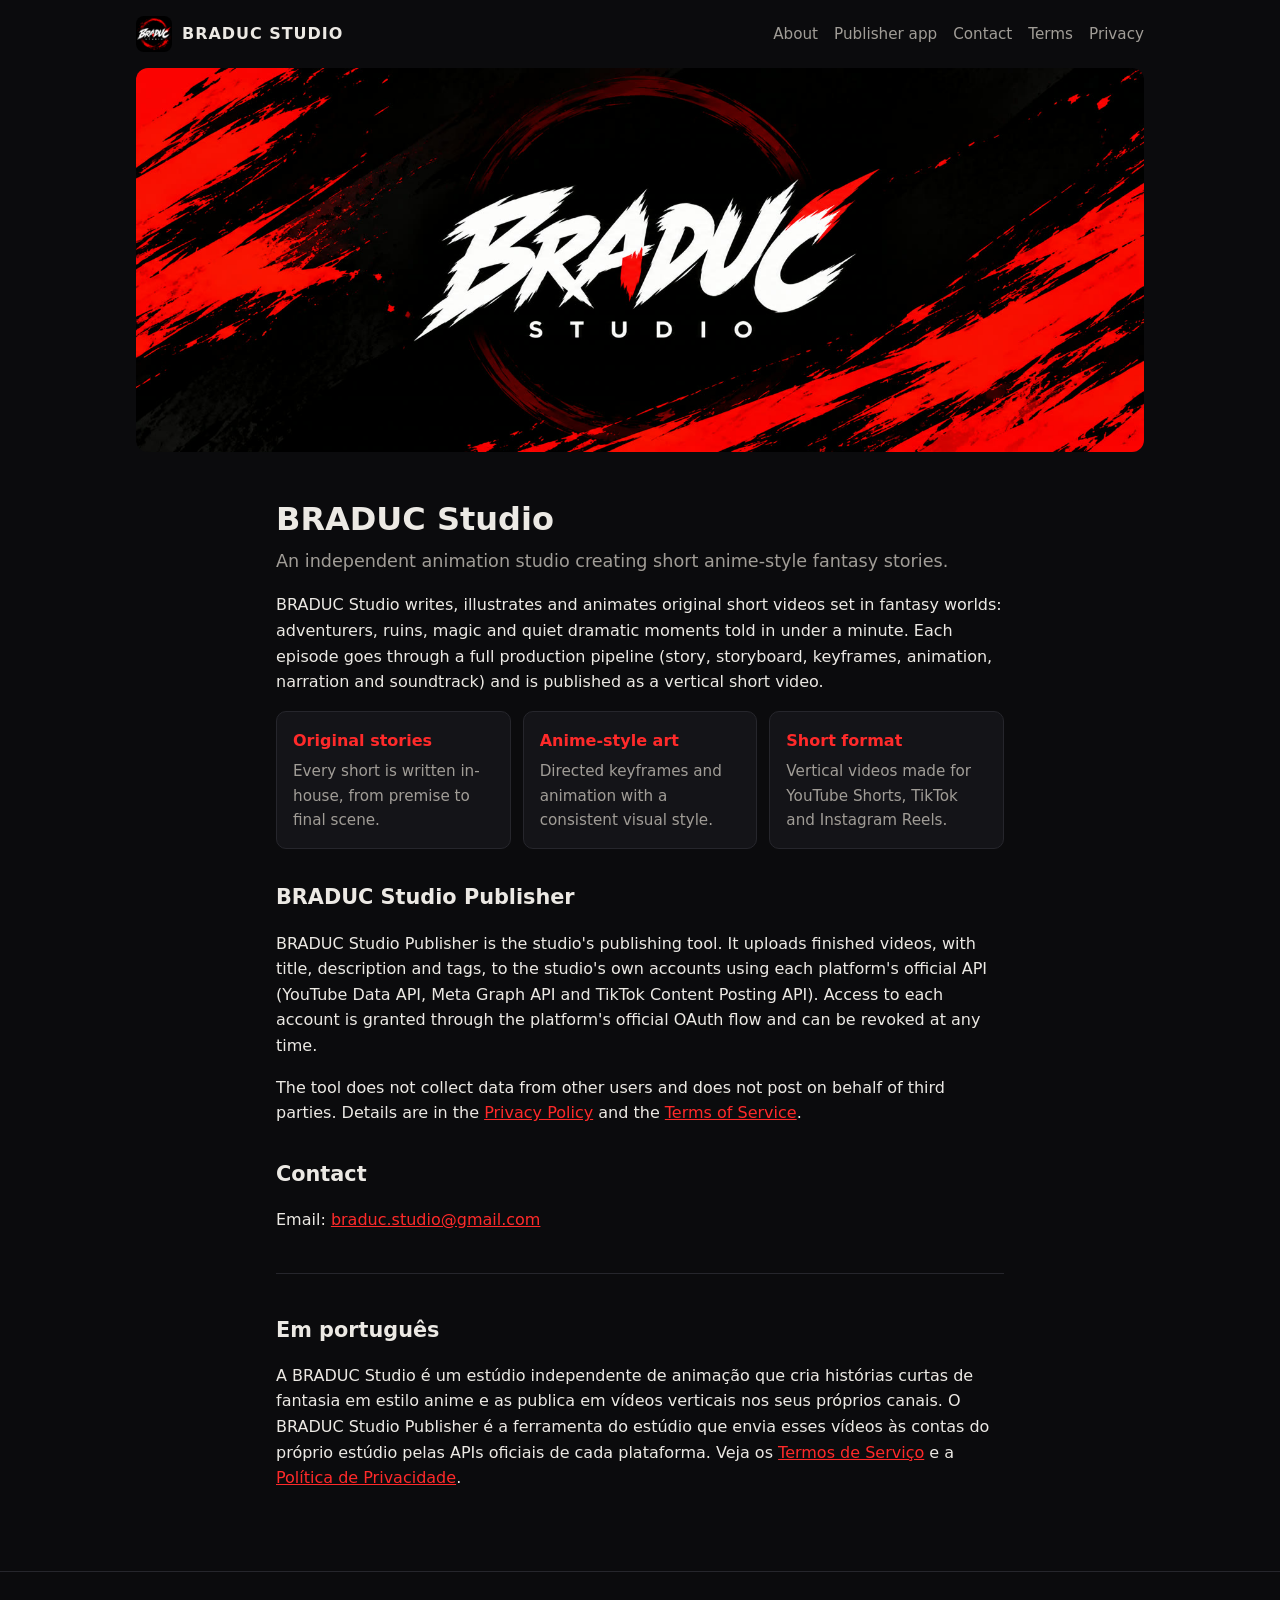
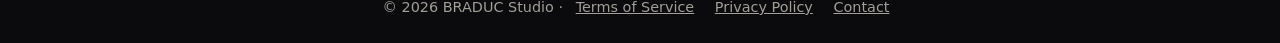
<file: index.html>
<!doctype html>
<html lang="en">
<head>
<meta charset="utf-8">
<meta name="viewport" content="width=device-width,initial-scale=1">
<title>BRADUC Studio — Animation Studio</title>
<meta name="description" content="BRADUC Studio produces short anime-style fantasy animations and publishes them on its own social media channels.">
<link rel="icon" href="favicon.ico" sizes="32x32">
<link rel="icon" type="image/png" href="assets/favicon-48.png" sizes="48x48">
<link rel="apple-touch-icon" href="assets/apple-touch-icon.png">
<link rel="stylesheet" href="assets/style.css">
</head>
<body>
<header class="top">
  <a class="brand" href="./"><img src="assets/apple-touch-icon.png" alt="BRADUC logo">BRADUC STUDIO</a>
  <nav>
    <a href="#about">About</a>
    <a href="#publisher">Publisher app</a>
    <a href="#contact">Contact</a>
    <a href="braduc-studio/terms.html">Terms</a>
    <a href="braduc-studio/privacy.html">Privacy</a>
  </nav>
</header>

<div class="hero">
  <img src="assets/banner.jpg" alt="BRADUC Studio logo over red brush strokes" width="1600" height="610">
</div>

<main>
  <h1 id="about">BRADUC Studio</h1>
  <p class="lead">An independent animation studio creating short anime-style fantasy stories.</p>
  <p>BRADUC Studio writes, illustrates and animates original short videos set in fantasy worlds: adventurers, ruins, magic and quiet dramatic moments told in under a minute. Each episode goes through a full production pipeline (story, storyboard, keyframes, animation, narration and soundtrack) and is published as a vertical short video.</p>

  <div class="cards">
    <div class="card"><h3>Original stories</h3><p>Every short is written in-house, from premise to final scene.</p></div>
    <div class="card"><h3>Anime-style art</h3><p>Directed keyframes and animation with a consistent visual style.</p></div>
    <div class="card"><h3>Short format</h3><p>Vertical videos made for YouTube Shorts, TikTok and Instagram Reels.</p></div>
  </div>

  <h2 id="publisher">BRADUC Studio Publisher</h2>
  <p>BRADUC Studio Publisher is the studio's publishing tool. It uploads finished videos, with title, description and tags, to the studio's own accounts using each platform's official API (YouTube Data API, Meta Graph API and TikTok Content Posting API). Access to each account is granted through the platform's official OAuth flow and can be revoked at any time.</p>
  <p>The tool does not collect data from other users and does not post on behalf of third parties. Details are in the <a href="braduc-studio/privacy.html">Privacy Policy</a> and the <a href="braduc-studio/terms.html">Terms of Service</a>.</p>

  <h2 id="contact">Contact</h2>
  <p>Email: <a href="mailto:braduc.studio@gmail.com">braduc.studio@gmail.com</a></p>

  <section class="lang" lang="pt-BR">
    <h2>Em português</h2>
    <p>A BRADUC Studio é um estúdio independente de animação que cria histórias curtas de fantasia em estilo anime e as publica em vídeos verticais nos seus próprios canais. O BRADUC Studio Publisher é a ferramenta do estúdio que envia esses vídeos às contas do próprio estúdio pelas APIs oficiais de cada plataforma. Veja os <a href="braduc-studio/terms.html#pt">Termos de Serviço</a> e a <a href="braduc-studio/privacy.html#pt">Política de Privacidade</a>.</p>
  </section>
</main>

<footer>
  © 2026 BRADUC Studio ·
  <a href="braduc-studio/terms.html">Terms of Service</a>
  <a href="braduc-studio/privacy.html">Privacy Policy</a>
  <a href="mailto:braduc.studio@gmail.com">Contact</a>
</footer>
</body>
</html>
</file>
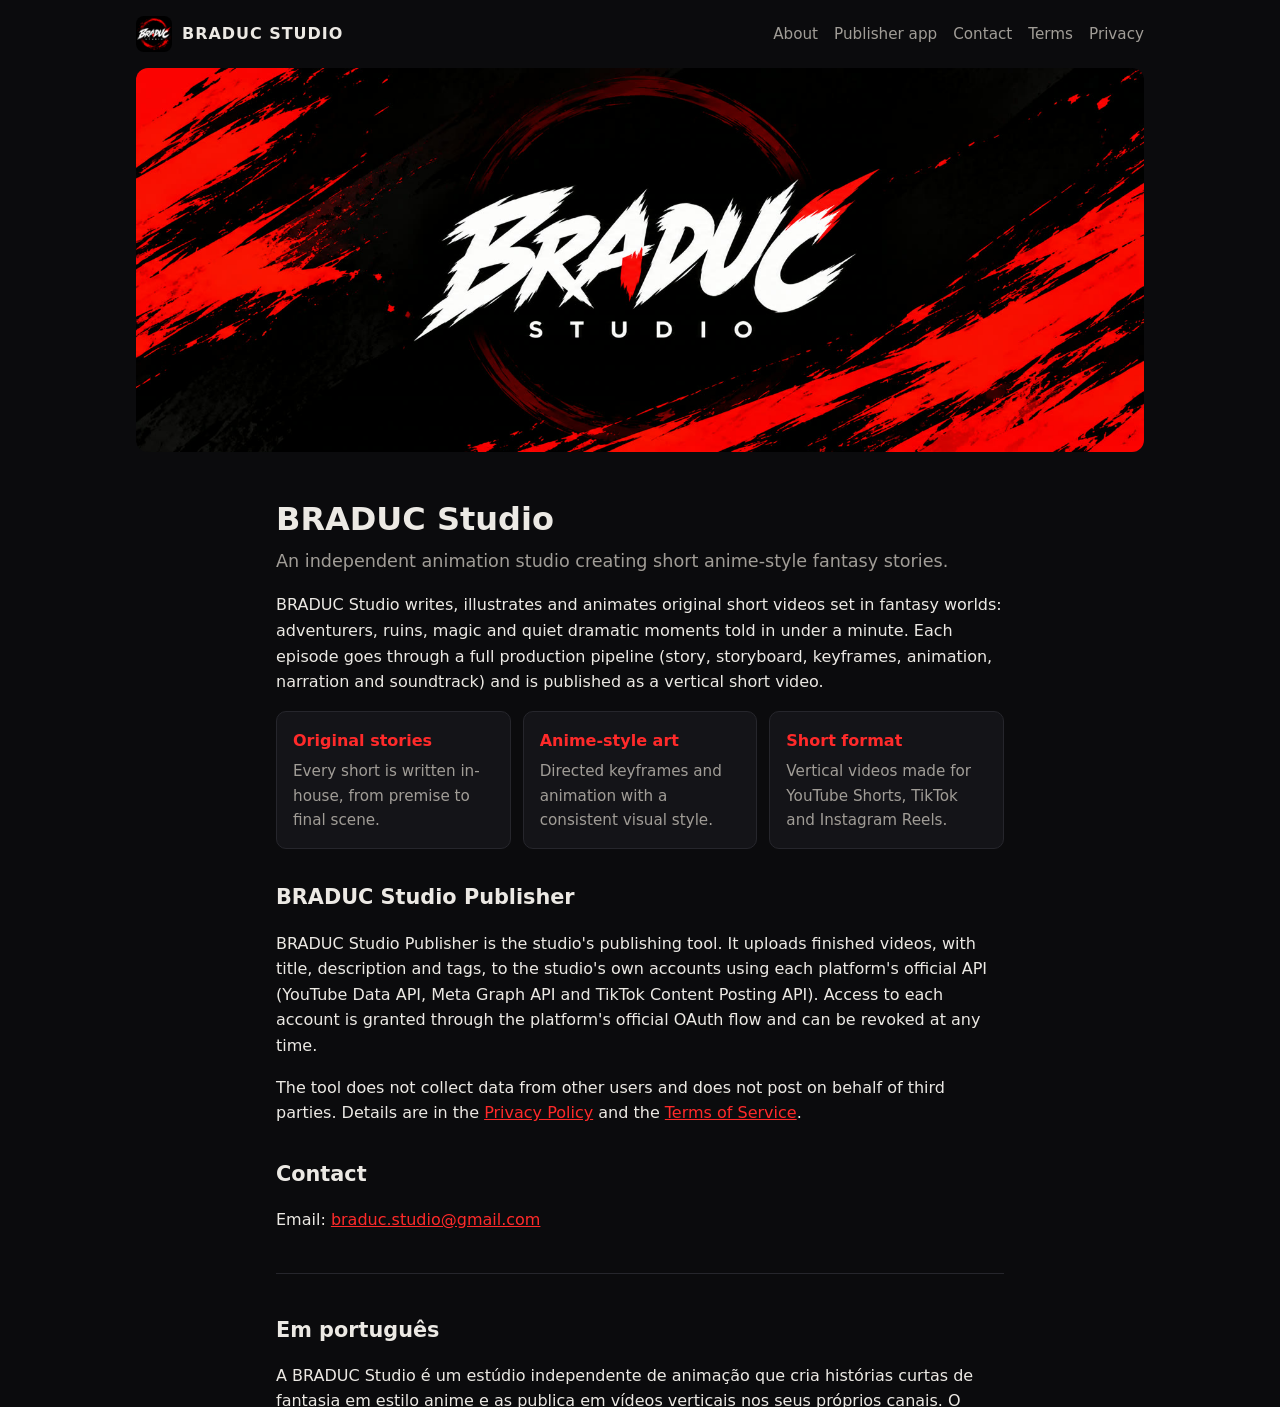
<file: braduc-studio/index.html>
<!doctype html>
<html lang="en">
<head>
<meta charset="utf-8">
<title>BRADUC Studio</title>
<link rel="icon" href="../favicon.ico" sizes="32x32">
<meta http-equiv="refresh" content="0; url=../">
<link rel="canonical" href="../">
</head>
<body><p><a href="../">BRADUC Studio</a></p></body>
</html>
</file>
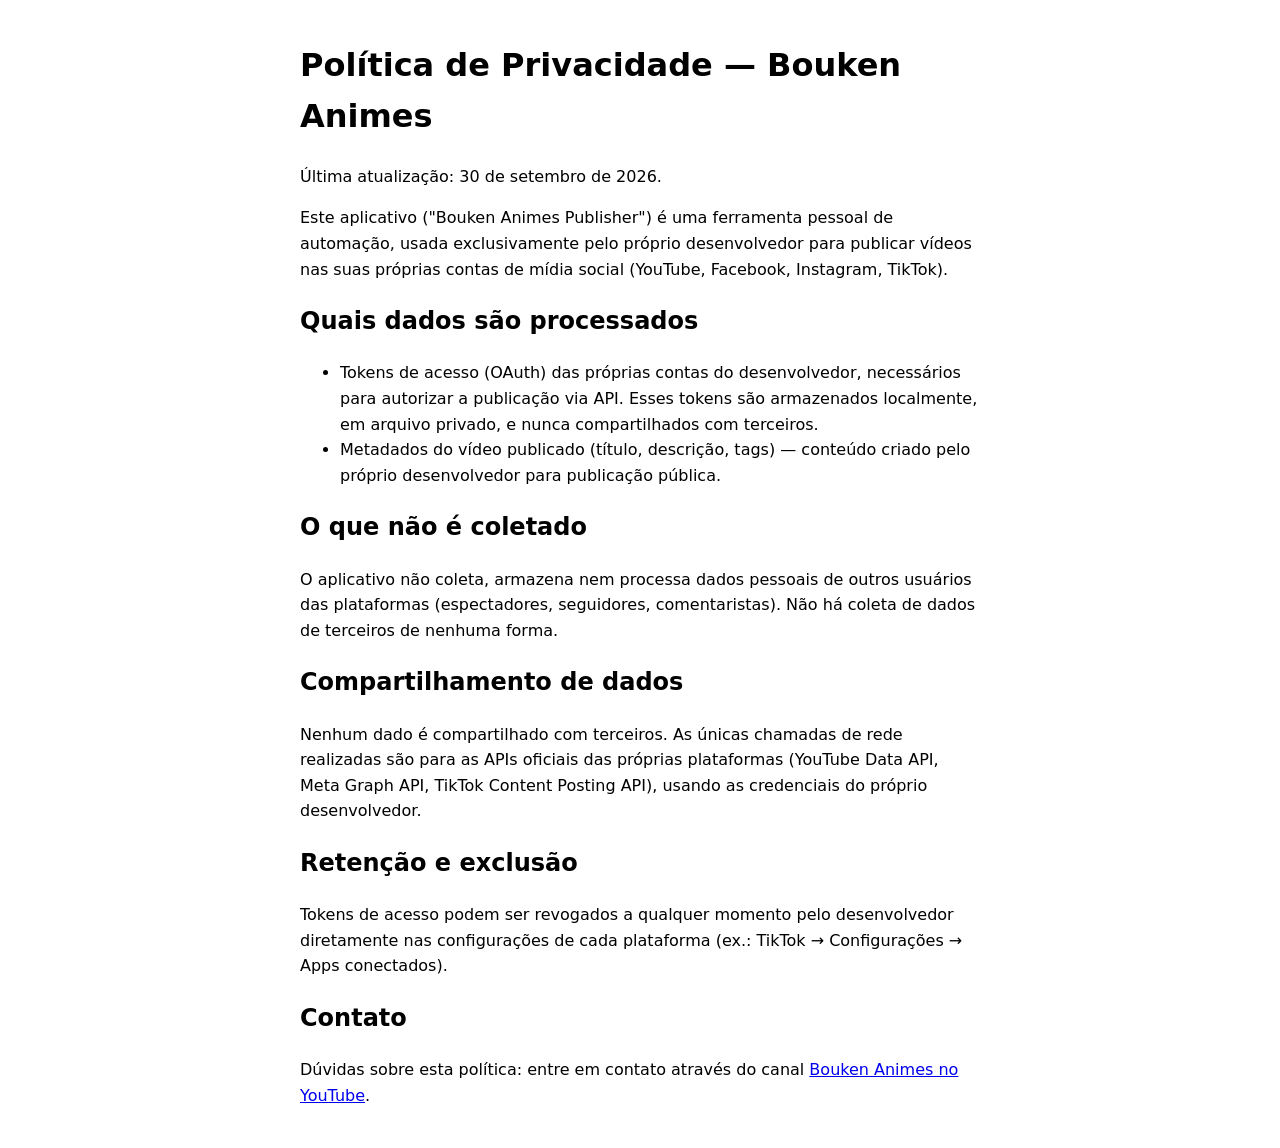
<file: bouken-animes/privacy.html>
<!doctype html>
<html lang="pt-BR">
<head>
<meta charset="utf-8">
<title>Bouken Animes — Política de Privacidade</title>
<style>body{font-family:system-ui,sans-serif;max-width:680px;margin:40px auto;padding:0 16px;line-height:1.6}</style>
</head>
<body>
<h1>Política de Privacidade — Bouken Animes</h1>
<p>Última atualização: 30 de setembro de 2026.</p>

<p>Este aplicativo ("Bouken Animes Publisher") é uma ferramenta pessoal de automação, usada
exclusivamente pelo próprio desenvolvedor para publicar vídeos nas suas próprias contas de mídia
social (YouTube, Facebook, Instagram, TikTok).</p>

<h2>Quais dados são processados</h2>
<ul>
  <li>Tokens de acesso (OAuth) das próprias contas do desenvolvedor, necessários para autorizar a
    publicação via API. Esses tokens são armazenados localmente, em arquivo privado, e nunca
    compartilhados com terceiros.</li>
  <li>Metadados do vídeo publicado (título, descrição, tags) — conteúdo criado pelo próprio
    desenvolvedor para publicação pública.</li>
</ul>

<h2>O que não é coletado</h2>
<p>O aplicativo não coleta, armazena nem processa dados pessoais de outros usuários das plataformas
(espectadores, seguidores, comentaristas). Não há coleta de dados de terceiros de nenhuma forma.</p>

<h2>Compartilhamento de dados</h2>
<p>Nenhum dado é compartilhado com terceiros. As únicas chamadas de rede realizadas são para as APIs
oficiais das próprias plataformas (YouTube Data API, Meta Graph API, TikTok Content Posting API),
usando as credenciais do próprio desenvolvedor.</p>

<h2>Retenção e exclusão</h2>
<p>Tokens de acesso podem ser revogados a qualquer momento pelo desenvolvedor diretamente nas
configurações de cada plataforma (ex.: TikTok → Configurações → Apps conectados).</p>

<h2>Contato</h2>
<p>Dúvidas sobre esta política: entre em contato através do canal
<a href="https://www.youtube.com/channel/UCHGRqAevEJYeGXvEnM1_TxQ">Bouken Animes no YouTube</a>.</p>
</body>
</html>
</file>
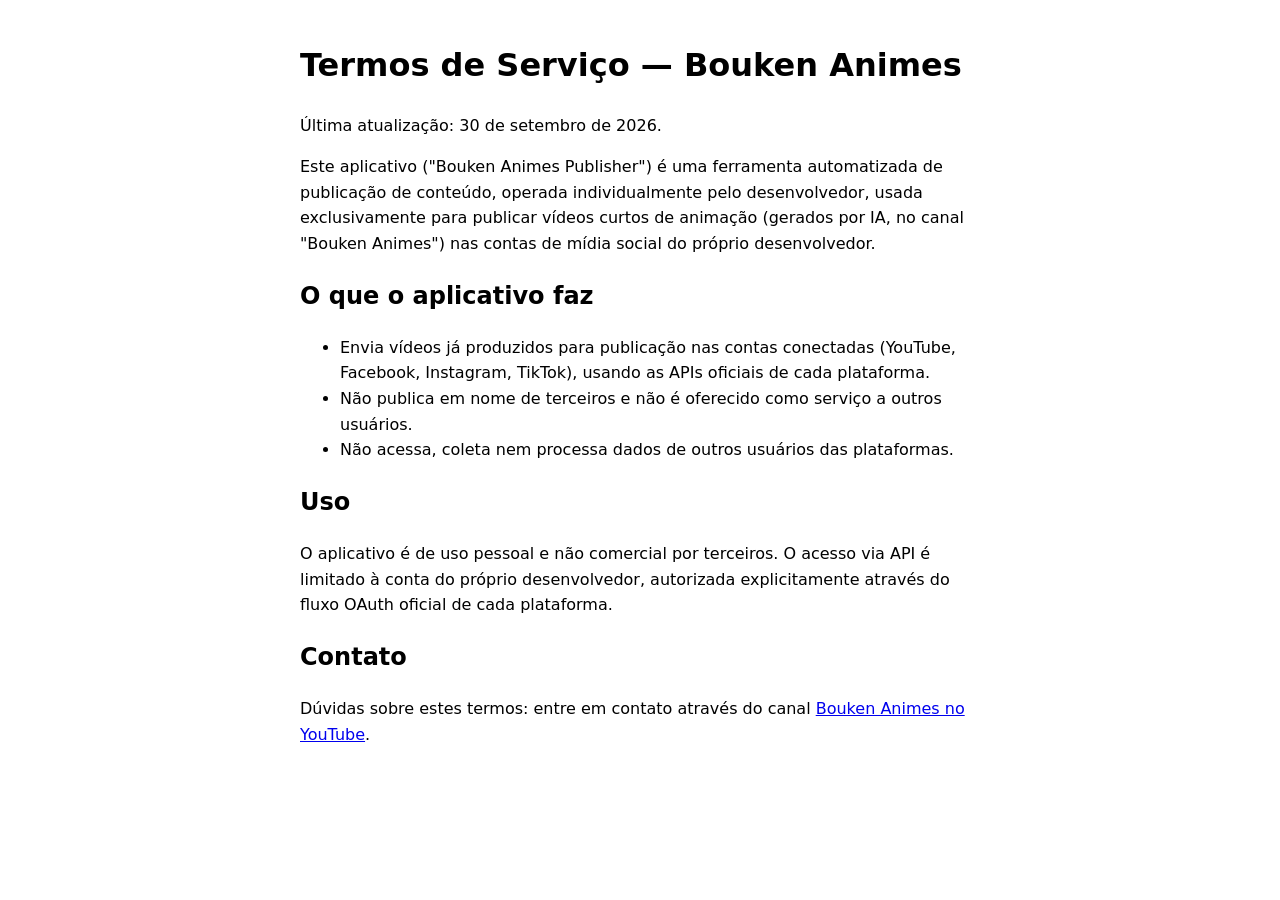
<file: bouken-animes/terms.html>
<!doctype html>
<html lang="pt-BR">
<head>
<meta charset="utf-8">
<title>Bouken Animes — Termos de Serviço</title>
<style>body{font-family:system-ui,sans-serif;max-width:680px;margin:40px auto;padding:0 16px;line-height:1.6}</style>
</head>
<body>
<h1>Termos de Serviço — Bouken Animes</h1>
<p>Última atualização: 30 de setembro de 2026.</p>

<p>Este aplicativo ("Bouken Animes Publisher") é uma ferramenta automatizada de publicação de conteúdo,
operada individualmente pelo desenvolvedor, usada exclusivamente para publicar vídeos curtos de
animação (gerados por IA, no canal "Bouken Animes") nas contas de mídia social do próprio
desenvolvedor.</p>

<h2>O que o aplicativo faz</h2>
<ul>
  <li>Envia vídeos já produzidos para publicação nas contas conectadas (YouTube, Facebook, Instagram,
    TikTok), usando as APIs oficiais de cada plataforma.</li>
  <li>Não publica em nome de terceiros e não é oferecido como serviço a outros usuários.</li>
  <li>Não acessa, coleta nem processa dados de outros usuários das plataformas.</li>
</ul>

<h2>Uso</h2>
<p>O aplicativo é de uso pessoal e não comercial por terceiros. O acesso via API é limitado à conta do
próprio desenvolvedor, autorizada explicitamente através do fluxo OAuth oficial de cada plataforma.</p>

<h2>Contato</h2>
<p>Dúvidas sobre estes termos: entre em contato através do canal
<a href="https://www.youtube.com/channel/UCHGRqAevEJYeGXvEnM1_TxQ">Bouken Animes no YouTube</a>.</p>
</body>
</html>
</file>
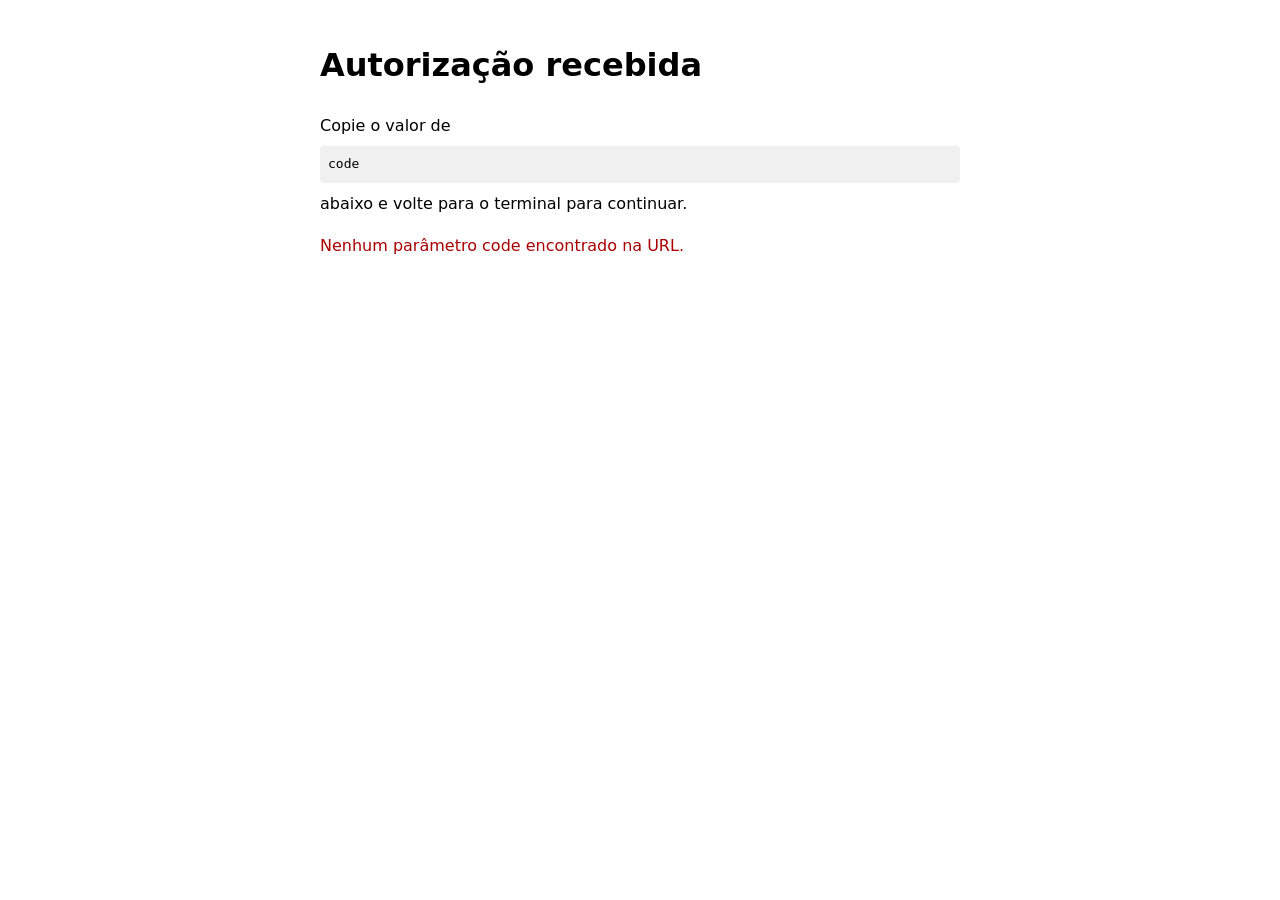
<file: braduc-studio/callback.html>
<!doctype html>
<html lang="pt-BR">
<head>
<meta charset="utf-8">
<link rel="icon" href="../favicon.ico" sizes="32x32">
<title>BRADUC Studio — TikTok OAuth Callback</title>
<style>
body{font-family:system-ui,sans-serif;max-width:640px;margin:40px auto;padding:0 16px;line-height:1.6}
code{background:#f0f0f0;padding:8px;border-radius:4px;display:block;word-break:break-all;margin:8px 0}
.warn{color:#a00}
</style>
</head>
<body>
<h1>Autorização recebida</h1>
<p>Copie o valor de <code>code</code> abaixo e volte para o terminal para continuar.</p>
<div id="output">Lendo parâmetros da URL...</div>
<script>
  const params = new URLSearchParams(window.location.search);
  const code = params.get("code");
  const state = params.get("state");
  const error = params.get("error");
  const errorDescription = params.get("error_description");
  const out = document.getElementById("output");
  out.innerHTML = "";

  if (error) {
    out.innerHTML = `<p class="warn">Erro retornado pelo TikTok: <strong>${error}</strong></p><code>${errorDescription || ""}</code>`;
  } else if (code) {
    out.innerHTML = `
      <p><strong>code:</strong></p>
      <code>${code}</code>
      <p><strong>state:</strong></p>
      <code>${state || "(nenhum)"}</code>
    `;
  } else {
    out.innerHTML = "<p class=\"warn\">Nenhum parâmetro code encontrado na URL.</p>";
  }
</script>
</body>
</html>
</file>
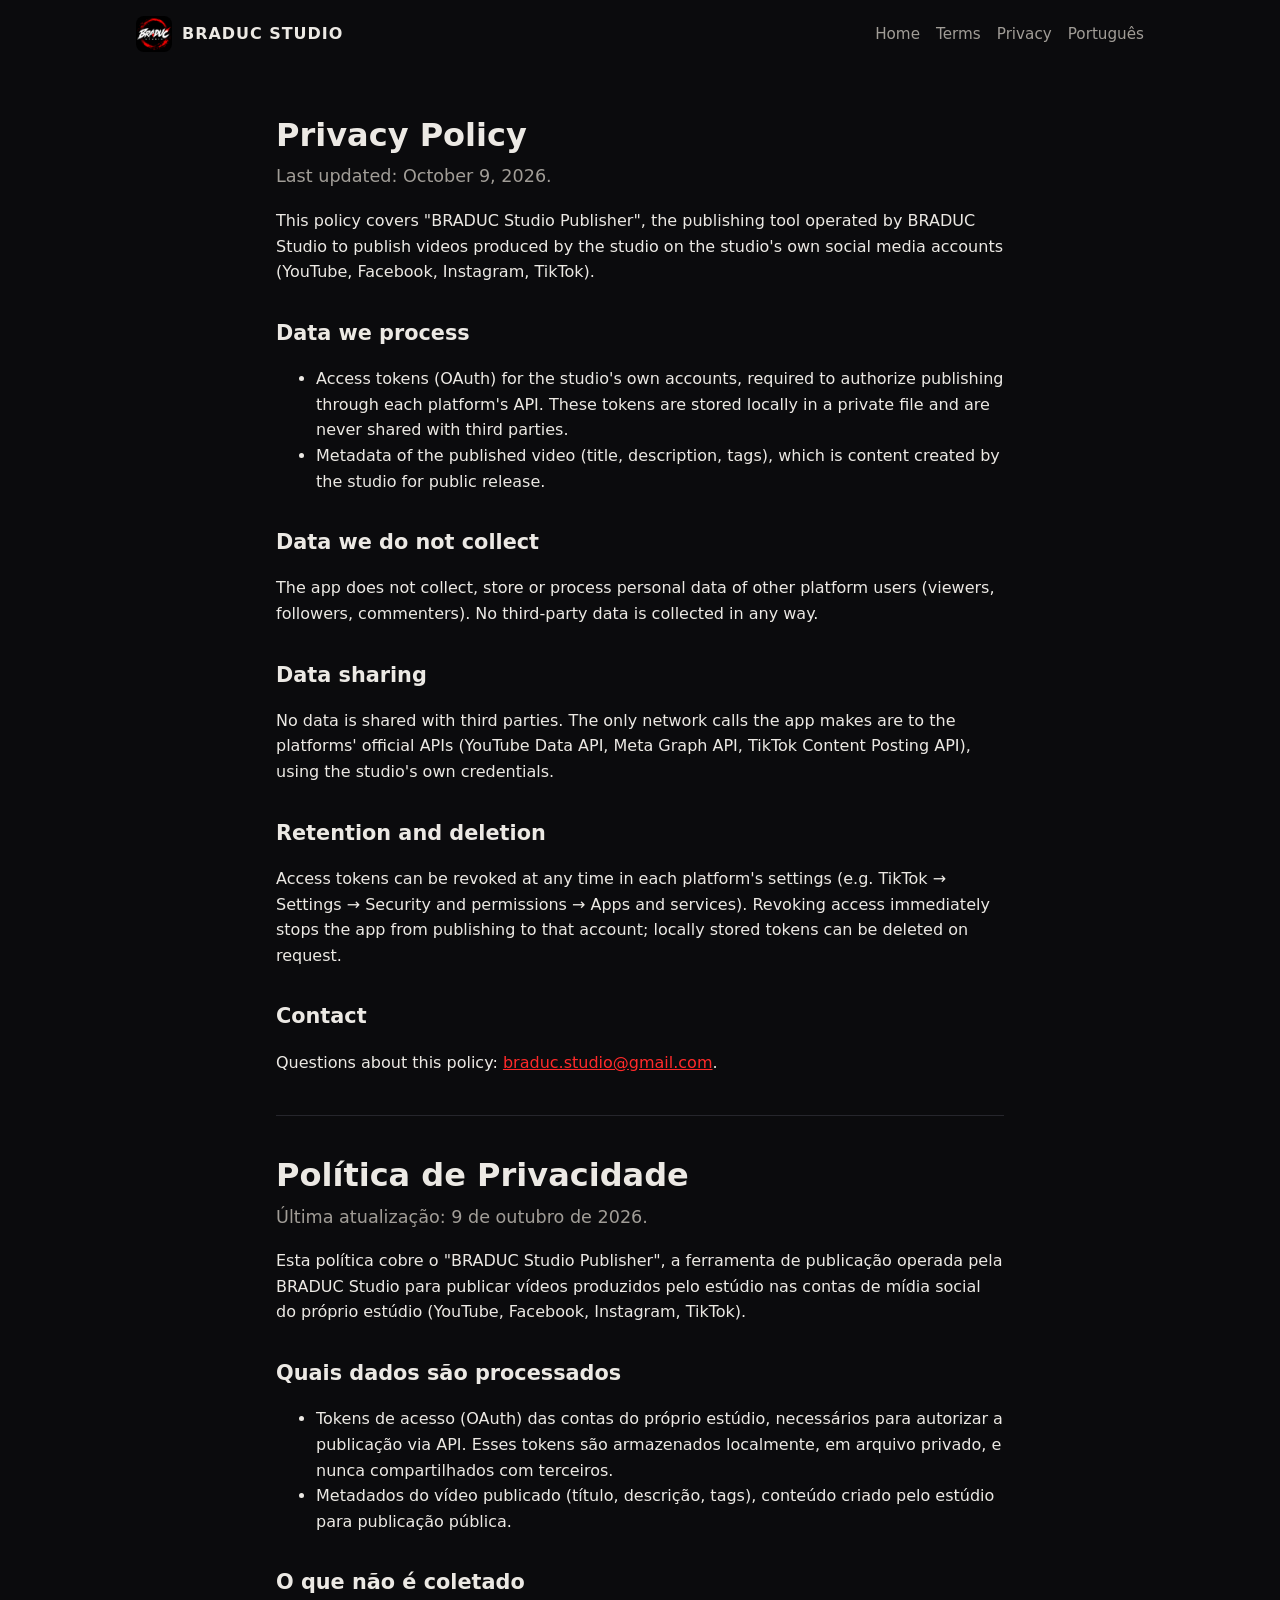
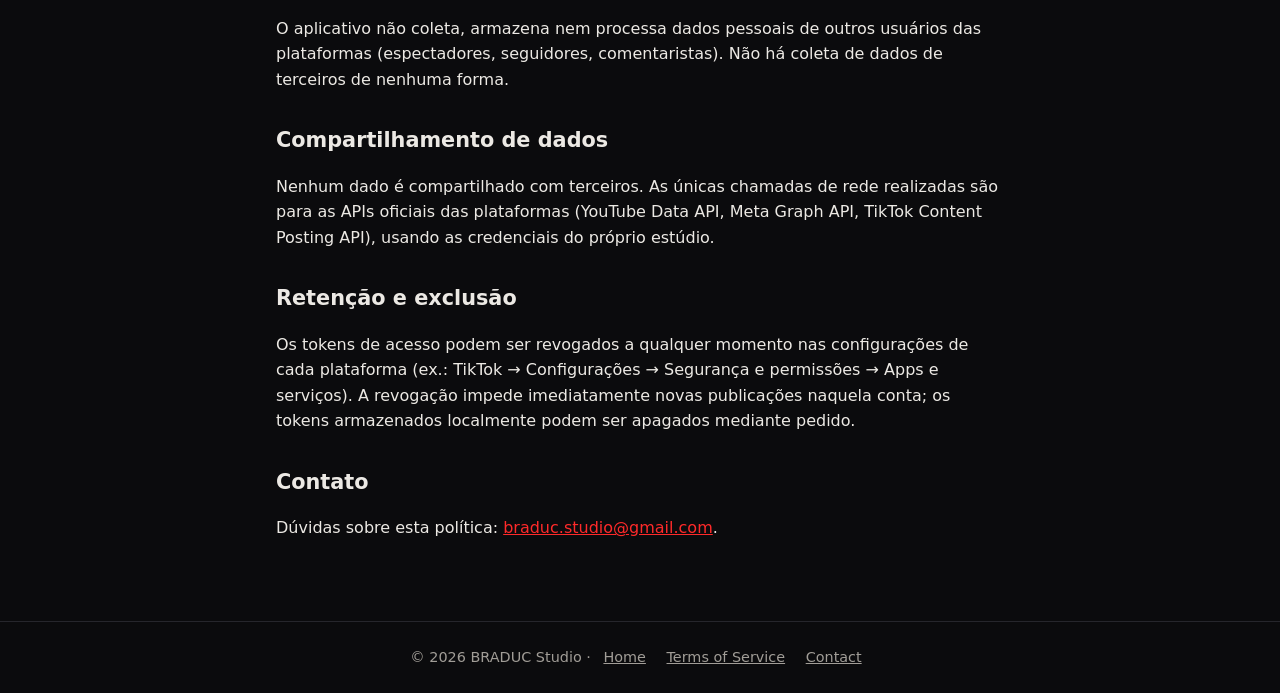
<file: braduc-studio/privacy.html>
<!doctype html>
<html lang="en">
<head>
<meta charset="utf-8">
<meta name="viewport" content="width=device-width,initial-scale=1">
<title>Privacy Policy — BRADUC Studio</title>
<link rel="icon" href="../favicon.ico" sizes="32x32">
<link rel="icon" type="image/png" href="../assets/favicon-48.png" sizes="48x48">
<link rel="apple-touch-icon" href="../assets/apple-touch-icon.png">
<link rel="stylesheet" href="../assets/style.css">
</head>
<body>
<header class="top">
  <a class="brand" href="../"><img src="../assets/apple-touch-icon.png" alt="BRADUC logo">BRADUC STUDIO</a>
  <nav>
    <a href="../">Home</a>
    <a href="terms.html">Terms</a>
    <a href="privacy.html">Privacy</a>
    <a href="#pt">Português</a>
  </nav>
</header>

<main>
<h1>Privacy Policy</h1>
<p class="lead">Last updated: October 9, 2026.</p>

<p>This policy covers "BRADUC Studio Publisher", the publishing tool operated by BRADUC Studio to
publish videos produced by the studio on the studio's own social media accounts (YouTube, Facebook,
Instagram, TikTok).</p>

<h2>Data we process</h2>
<ul>
  <li>Access tokens (OAuth) for the studio's own accounts, required to authorize publishing through
    each platform's API. These tokens are stored locally in a private file and are never shared with
    third parties.</li>
  <li>Metadata of the published video (title, description, tags), which is content created by the
    studio for public release.</li>
</ul>

<h2>Data we do not collect</h2>
<p>The app does not collect, store or process personal data of other platform users (viewers,
followers, commenters). No third-party data is collected in any way.</p>

<h2>Data sharing</h2>
<p>No data is shared with third parties. The only network calls the app makes are to the platforms'
official APIs (YouTube Data API, Meta Graph API, TikTok Content Posting API), using the studio's own
credentials.</p>

<h2>Retention and deletion</h2>
<p>Access tokens can be revoked at any time in each platform's settings (e.g. TikTok → Settings →
Security and permissions → Apps and services). Revoking access immediately stops the app from
publishing to that account; locally stored tokens can be deleted on request.</p>

<h2>Contact</h2>
<p>Questions about this policy: <a href="mailto:braduc.studio@gmail.com">braduc.studio@gmail.com</a>.</p>

<section class="lang" id="pt" lang="pt-BR">
<h1>Política de Privacidade</h1>
<p class="lead">Última atualização: 9 de outubro de 2026.</p>

<p>Esta política cobre o "BRADUC Studio Publisher", a ferramenta de publicação operada pela BRADUC
Studio para publicar vídeos produzidos pelo estúdio nas contas de mídia social do próprio estúdio
(YouTube, Facebook, Instagram, TikTok).</p>

<h2>Quais dados são processados</h2>
<ul>
  <li>Tokens de acesso (OAuth) das contas do próprio estúdio, necessários para autorizar a publicação
    via API. Esses tokens são armazenados localmente, em arquivo privado, e nunca compartilhados com
    terceiros.</li>
  <li>Metadados do vídeo publicado (título, descrição, tags), conteúdo criado pelo estúdio para
    publicação pública.</li>
</ul>

<h2>O que não é coletado</h2>
<p>O aplicativo não coleta, armazena nem processa dados pessoais de outros usuários das plataformas
(espectadores, seguidores, comentaristas). Não há coleta de dados de terceiros de nenhuma forma.</p>

<h2>Compartilhamento de dados</h2>
<p>Nenhum dado é compartilhado com terceiros. As únicas chamadas de rede realizadas são para as APIs
oficiais das plataformas (YouTube Data API, Meta Graph API, TikTok Content Posting API), usando as
credenciais do próprio estúdio.</p>

<h2>Retenção e exclusão</h2>
<p>Os tokens de acesso podem ser revogados a qualquer momento nas configurações de cada plataforma
(ex.: TikTok → Configurações → Segurança e permissões → Apps e serviços). A revogação impede
imediatamente novas publicações naquela conta; os tokens armazenados localmente podem ser apagados
mediante pedido.</p>

<h2>Contato</h2>
<p>Dúvidas sobre esta política: <a href="mailto:braduc.studio@gmail.com">braduc.studio@gmail.com</a>.</p>
</section>
</main>

<footer>
  © 2026 BRADUC Studio ·
  <a href="../">Home</a>
  <a href="terms.html">Terms of Service</a>
  <a href="mailto:braduc.studio@gmail.com">Contact</a>
</footer>
</body>
</html>
</file>
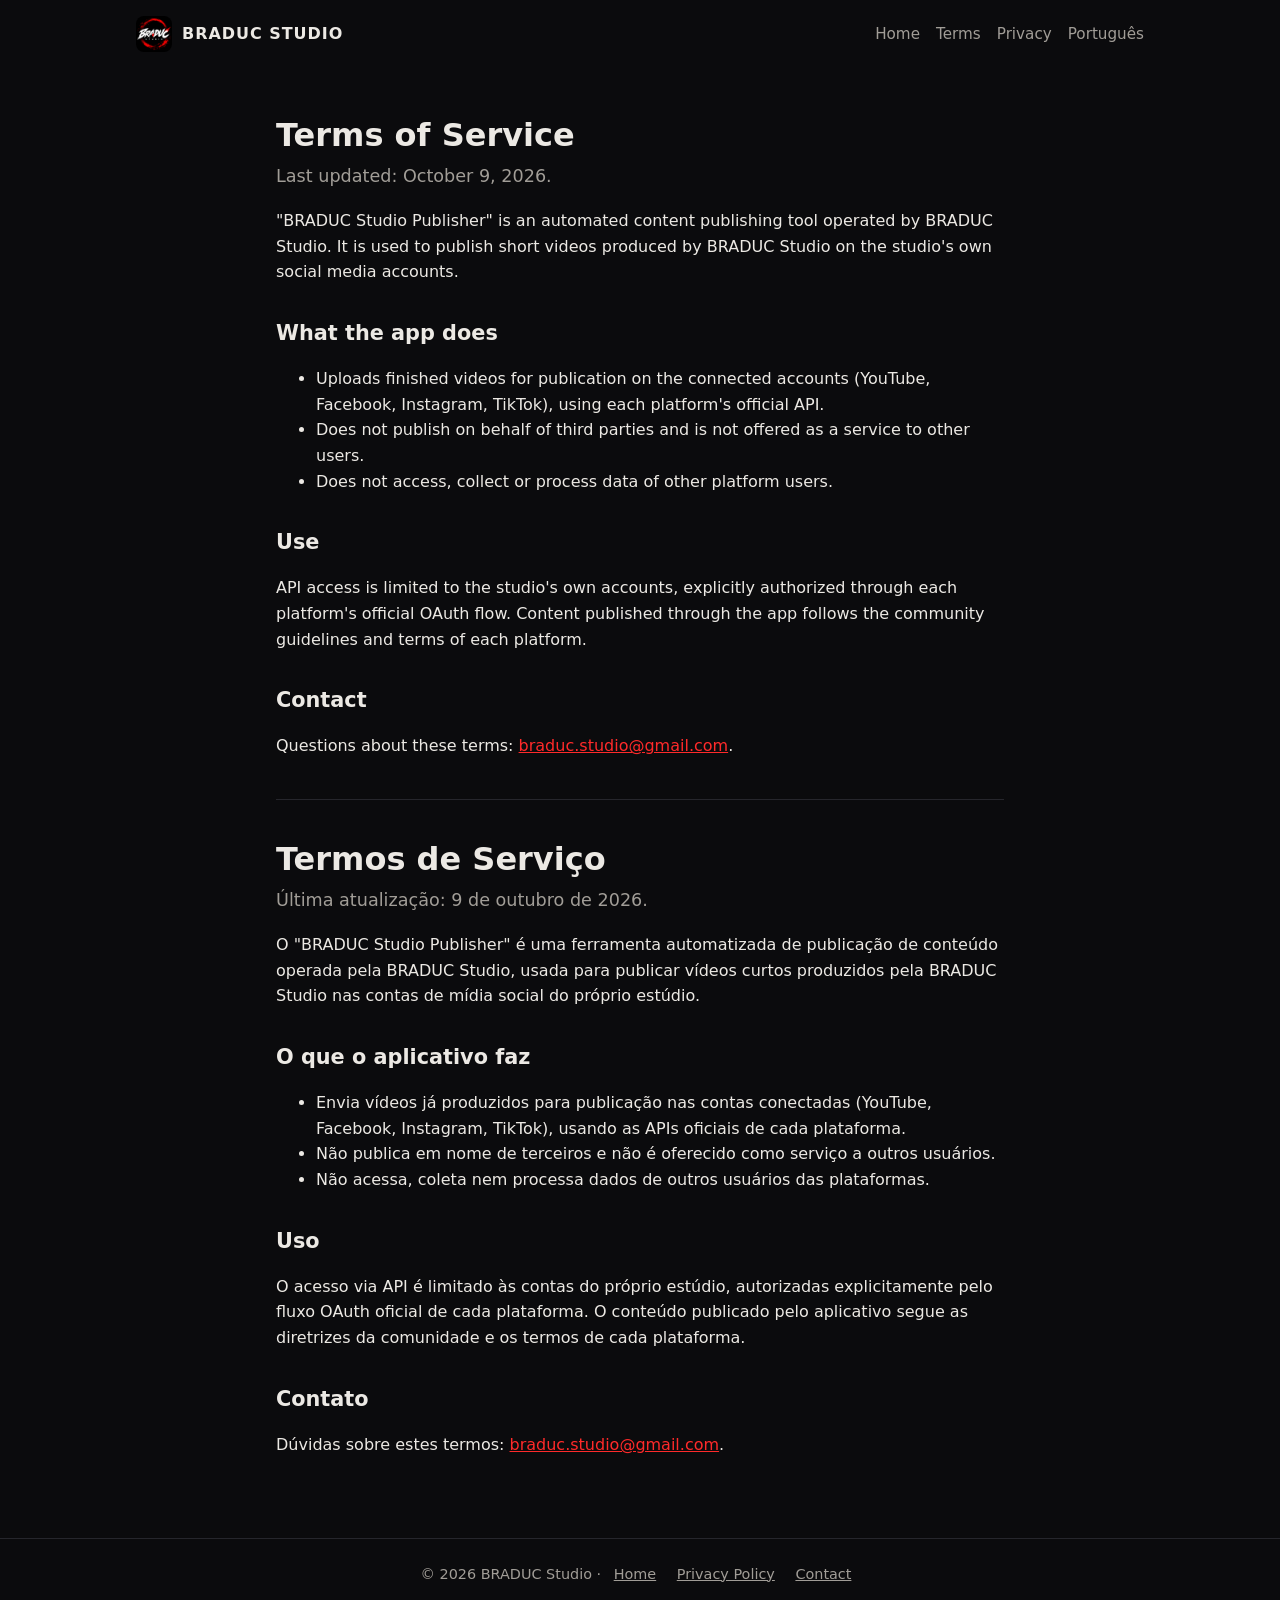
<file: braduc-studio/terms.html>
<!doctype html>
<html lang="en">
<head>
<meta charset="utf-8">
<meta name="viewport" content="width=device-width,initial-scale=1">
<title>Terms of Service — BRADUC Studio</title>
<link rel="icon" href="../favicon.ico" sizes="32x32">
<link rel="icon" type="image/png" href="../assets/favicon-48.png" sizes="48x48">
<link rel="apple-touch-icon" href="../assets/apple-touch-icon.png">
<link rel="stylesheet" href="../assets/style.css">
</head>
<body>
<header class="top">
  <a class="brand" href="../"><img src="../assets/apple-touch-icon.png" alt="BRADUC logo">BRADUC STUDIO</a>
  <nav>
    <a href="../">Home</a>
    <a href="terms.html">Terms</a>
    <a href="privacy.html">Privacy</a>
    <a href="#pt">Português</a>
  </nav>
</header>

<main>
<h1>Terms of Service</h1>
<p class="lead">Last updated: October 9, 2026.</p>

<p>"BRADUC Studio Publisher" is an automated content publishing tool operated by BRADUC Studio. It is
used to publish short videos produced by BRADUC Studio on the studio's own social media accounts.</p>

<h2>What the app does</h2>
<ul>
  <li>Uploads finished videos for publication on the connected accounts (YouTube, Facebook, Instagram,
    TikTok), using each platform's official API.</li>
  <li>Does not publish on behalf of third parties and is not offered as a service to other users.</li>
  <li>Does not access, collect or process data of other platform users.</li>
</ul>

<h2>Use</h2>
<p>API access is limited to the studio's own accounts, explicitly authorized through each platform's
official OAuth flow. Content published through the app follows the community guidelines and terms
of each platform.</p>

<h2>Contact</h2>
<p>Questions about these terms: <a href="mailto:braduc.studio@gmail.com">braduc.studio@gmail.com</a>.</p>

<section class="lang" id="pt" lang="pt-BR">
<h1>Termos de Serviço</h1>
<p class="lead">Última atualização: 9 de outubro de 2026.</p>

<p>O "BRADUC Studio Publisher" é uma ferramenta automatizada de publicação de conteúdo operada pela
BRADUC Studio, usada para publicar vídeos curtos produzidos pela BRADUC Studio nas contas de mídia
social do próprio estúdio.</p>

<h2>O que o aplicativo faz</h2>
<ul>
  <li>Envia vídeos já produzidos para publicação nas contas conectadas (YouTube, Facebook, Instagram,
    TikTok), usando as APIs oficiais de cada plataforma.</li>
  <li>Não publica em nome de terceiros e não é oferecido como serviço a outros usuários.</li>
  <li>Não acessa, coleta nem processa dados de outros usuários das plataformas.</li>
</ul>

<h2>Uso</h2>
<p>O acesso via API é limitado às contas do próprio estúdio, autorizadas explicitamente pelo fluxo
OAuth oficial de cada plataforma. O conteúdo publicado pelo aplicativo segue as diretrizes da
comunidade e os termos de cada plataforma.</p>

<h2>Contato</h2>
<p>Dúvidas sobre estes termos: <a href="mailto:braduc.studio@gmail.com">braduc.studio@gmail.com</a>.</p>
</section>
</main>

<footer>
  © 2026 BRADUC Studio ·
  <a href="../">Home</a>
  <a href="privacy.html">Privacy Policy</a>
  <a href="mailto:braduc.studio@gmail.com">Contact</a>
</footer>
</body>
</html>
</file>
<file: assets/style.css>
:root{--bg:#0b0b0d;--panel:#141418;--text:#ece9e4;--muted:#a19d97;--accent:#ff2a2a;--line:#26262c}
*{box-sizing:border-box}
html,body{margin:0;background:var(--bg);color:var(--text);font-family:system-ui,-apple-system,"Segoe UI",Roboto,sans-serif;line-height:1.6}
a{color:var(--accent)}
img{max-width:100%;height:auto;display:block}
header.top{display:flex;align-items:center;justify-content:space-between;gap:16px;max-width:1040px;margin:0 auto;padding:16px}
header.top .brand{display:flex;align-items:center;gap:10px;color:var(--text);text-decoration:none;font-weight:800;letter-spacing:.06em}
header.top .brand img{width:36px;height:36px;object-fit:cover;border-radius:8px}
header.top nav{display:flex;gap:16px;flex-wrap:wrap;font-size:.95rem}
header.top nav a{color:var(--muted);text-decoration:none}
header.top nav a:hover{color:var(--text)}
.hero{max-width:1040px;margin:0 auto;padding:0 16px}
.hero img{border-radius:12px;width:100%;height:auto;aspect-ratio:1600/610;object-fit:cover}
main{max-width:760px;margin:0 auto;padding:16px}
h1{font-size:2rem;line-height:1.2;margin:32px 0 8px}
h2{font-size:1.3rem;margin:32px 0 8px}
.lead{color:var(--muted);font-size:1.1rem;margin-top:0}
.cards{display:grid;grid-template-columns:repeat(auto-fit,minmax(220px,1fr));gap:12px;margin:16px 0}
.card{background:var(--panel);border:1px solid var(--line);border-radius:10px;padding:16px}
.card h3{margin:0 0 6px;font-size:1rem;color:var(--accent)}
.card p{margin:0;color:var(--muted);font-size:.95rem}
.lang{border-top:1px solid var(--line);margin-top:40px;padding-top:8px}
footer{border-top:1px solid var(--line);margin-top:48px;padding:24px 16px;text-align:center;color:var(--muted);font-size:.9rem}
footer a{color:var(--muted);margin:0 8px}
</file>
